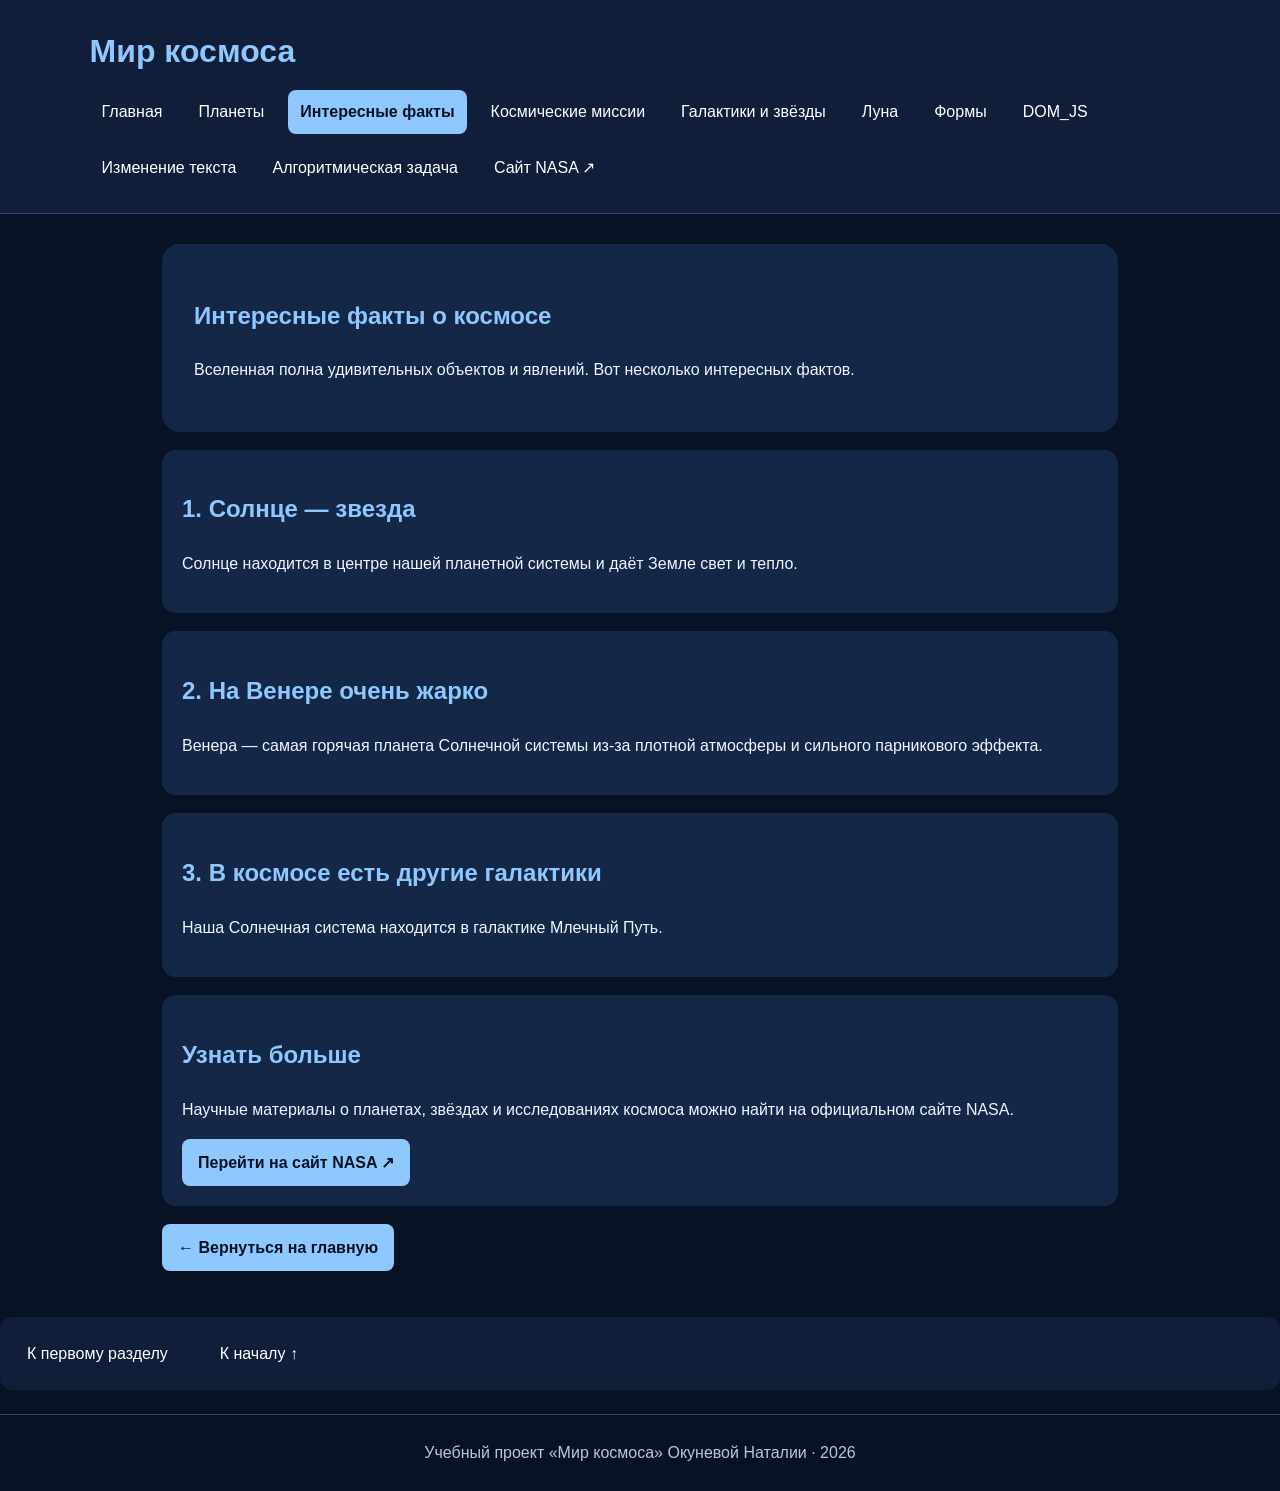
<file: facts.html>
<!DOCTYPE html>
<html lang="ru">
<head>
  <meta charset="UTF-8">
  <meta name="viewport" content="width=device-width, initial-scale=1.0">
  <title>Интересные факты</title>
  <link rel="stylesheet" href="style.css">
</head>
<body id="top">

  <header>
    <h1> Мир космоса</h1>
    
<nav aria-label="Главная навигация">
  <a href="index.html">Главная</a>
  <a href="planets.html">Планеты</a>
<a href="facts.html" class="active" aria-current="page">
  Интересные факты
</a>
  <a href="missions.html">Космические миссии</a>
  <a href="galaxies.html">Галактики и звёзды</a>
  <a href="moon.html">Луна</a>
    <a href="forms.html">Формы</a>
  <a href="dom.html">DOM_JS</a>
  <a href="change.html">Изменение текста</a>
    <a href="task.html">Алгоритмическая задача</a>
  <a href="https://science.nasa.gov/" target="_blank" rel="noopener noreferrer">Сайт NASA ↗</a>
</nav>

  </header>

  <main>
    <section class="hero">
      <h2>Интересные факты о космосе</h2>
      <p>Вселенная полна удивительных объектов и явлений. Вот несколько интересных фактов.</p>
    </section>

    <section class="card" id="facts">
      <h2>1. Солнце — звезда</h2>
      <p>Солнце находится в центре нашей планетной системы и даёт Земле свет и тепло.</p>
    </section>

    <section class="card">
      <h2>2. На Венере очень жарко</h2>
      <p>Венера — самая горячая планета Солнечной системы из-за плотной атмосферы и сильного парникового эффекта.</p>
    </section>

    <section class="card">
      <h2>3. В космосе есть другие галактики</h2>
      <p>Наша Солнечная система находится в галактике Млечный Путь.</p>
    </section>

    
<section class="card" id="morefacts">
      <h2>Узнать больше</h2>
      <p>Научные материалы о планетах, звёздах и исследованиях космоса можно найти на официальном сайте NASA.</p>
      <a class="button-link" href="https://science.nasa.gov/" target="_blank" rel="noopener noreferrer">Перейти на сайт NASA ↗</a>
    </section>

    <p><a class="button-link" href="index.html">← Вернуться на главную</a></p>
  </main>

<nav class="page-nav" aria-label="Навигация по странице">
  <a href="#facts">К первому разделу</a>
  <a href="#top">К началу ↑</a>
</nav>
  <footer>
    Учебный проект «Мир космоса» Окуневой Наталии · 2026
  </footer>

</body>
</html>
</file>
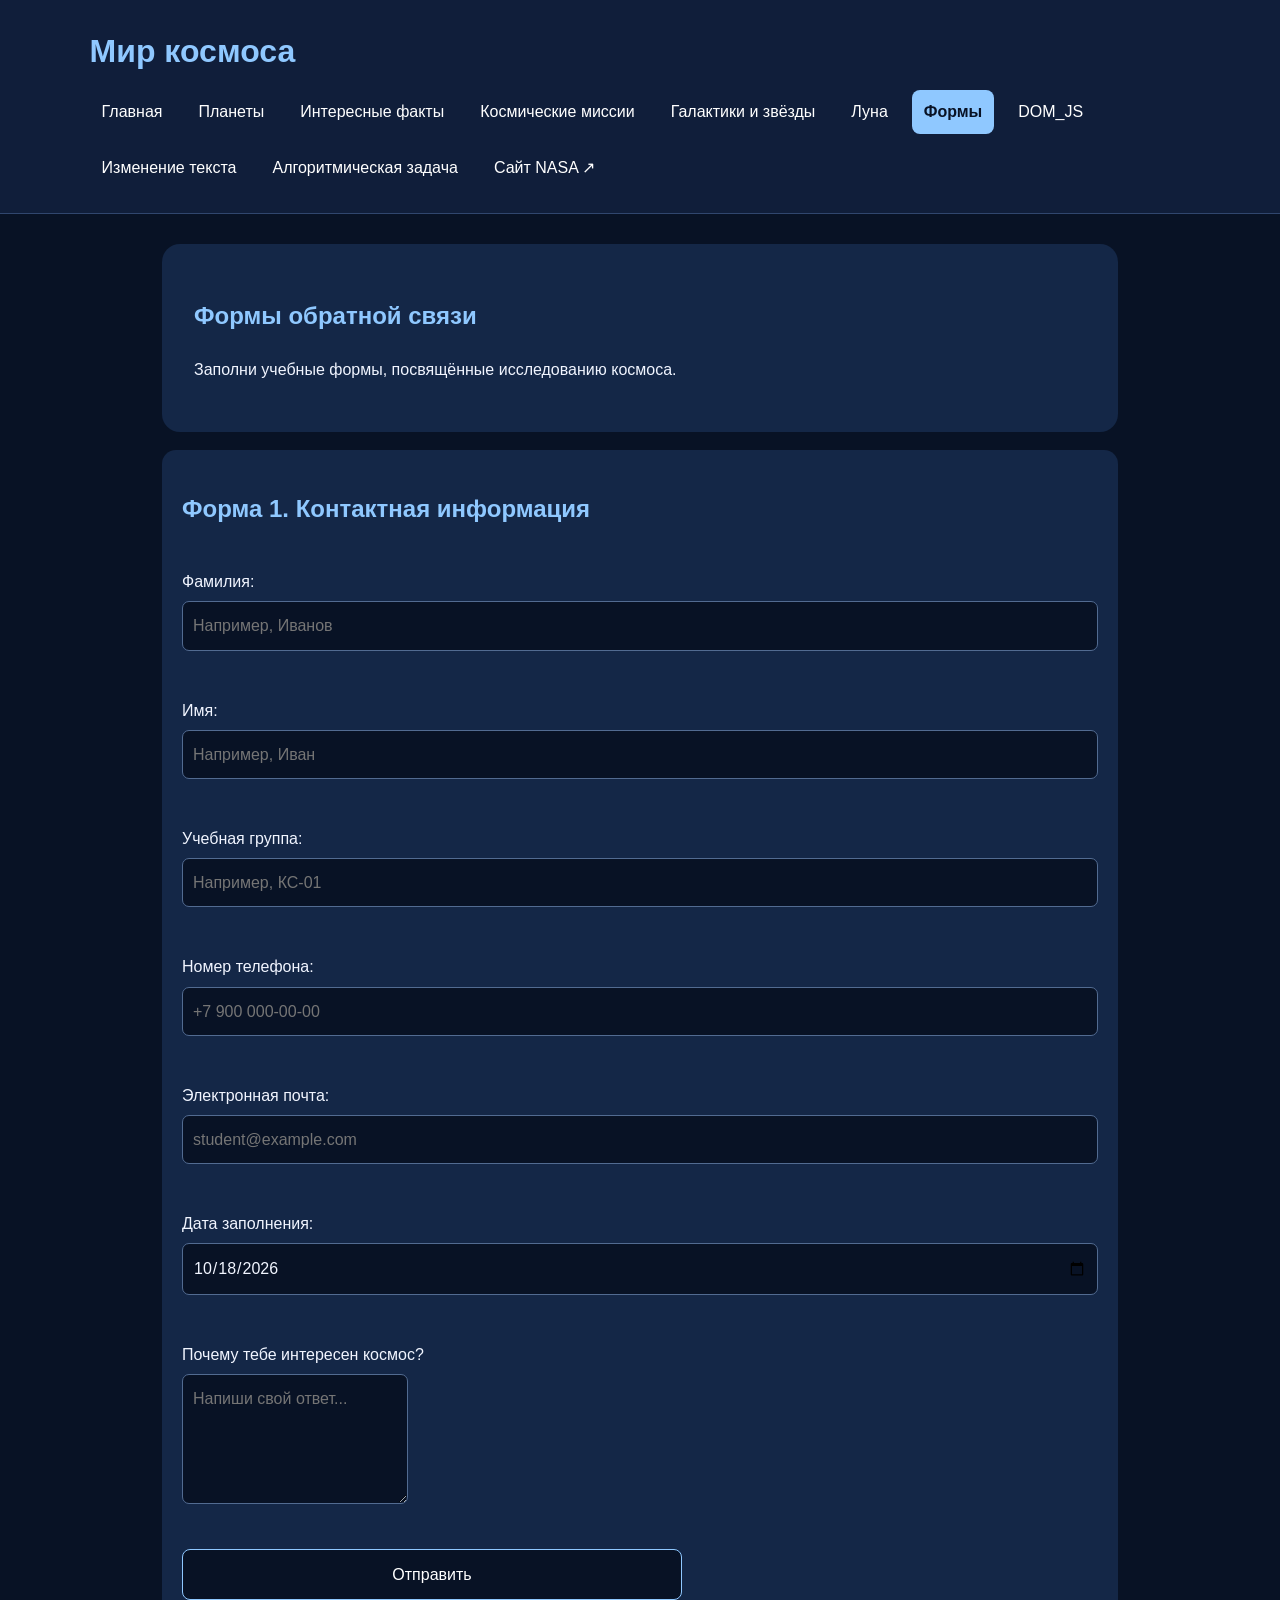
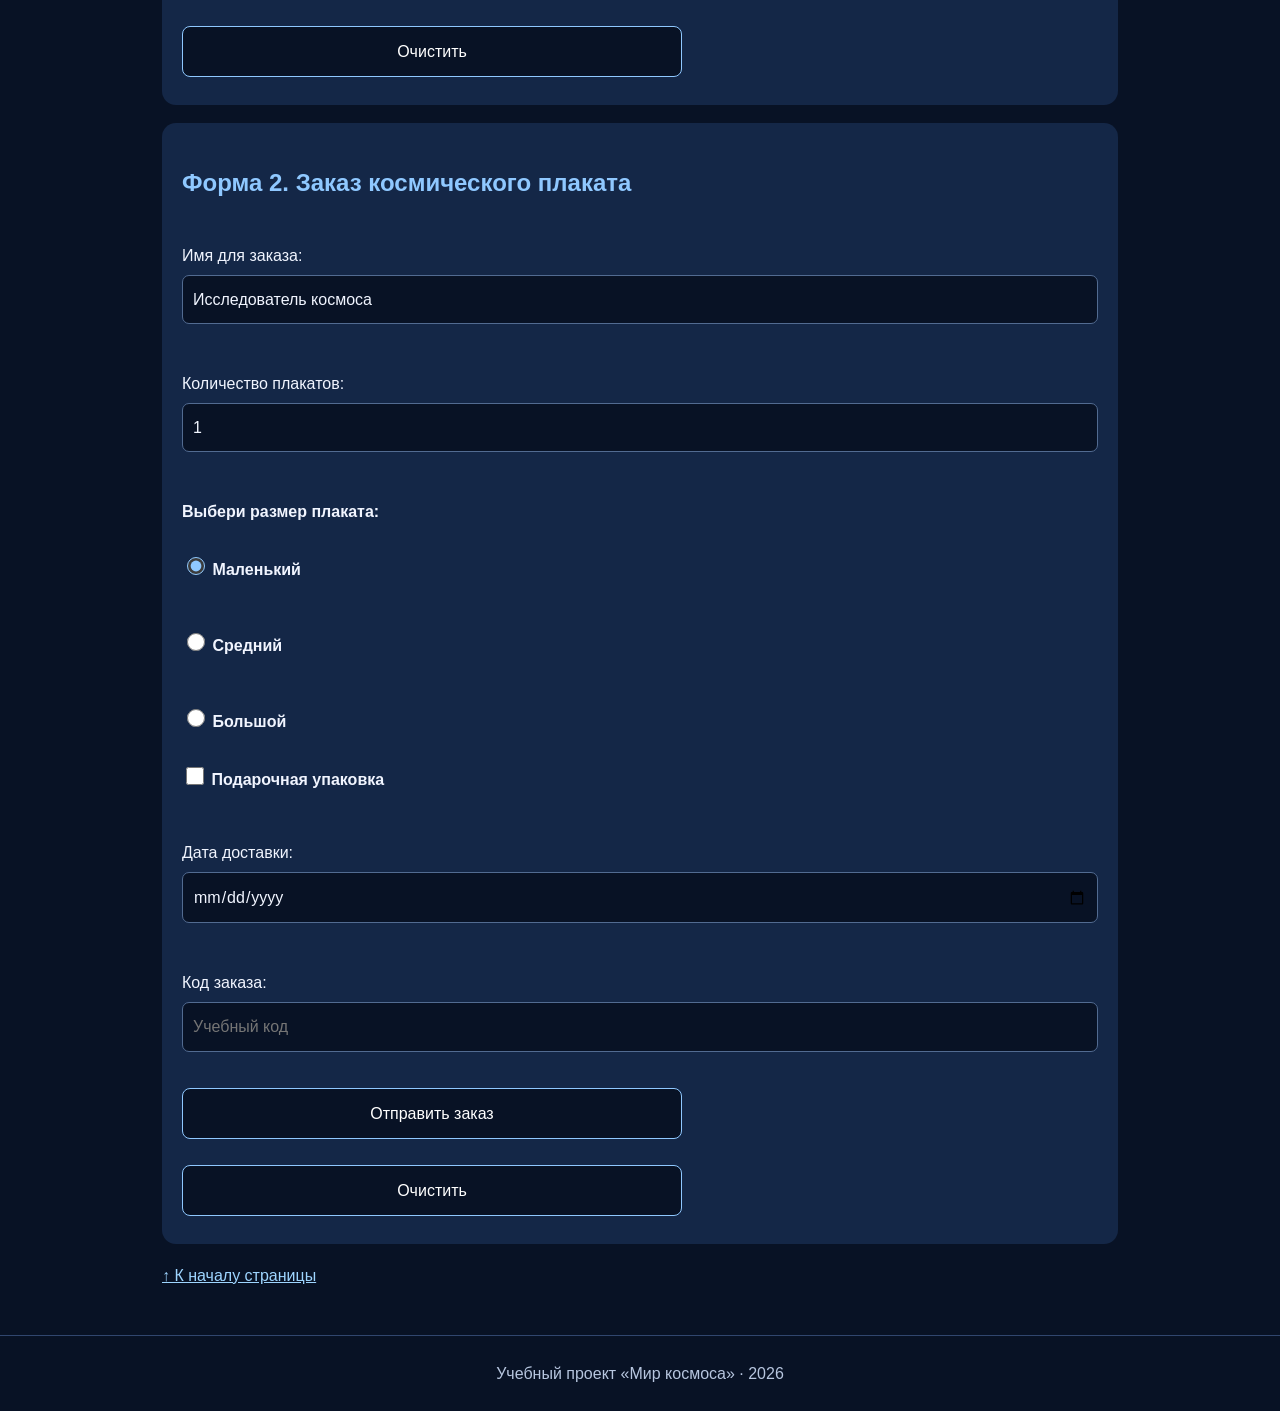
<file: forms.html>
<!DOCTYPE html>
<html lang="ru">
<head>
    <meta charset="UTF-8">
    <meta name="viewport" content="width=device-width, initial-scale=1.0">
    <title>Формы</title>
    <link rel="stylesheet" href="style.css">
</head>
<body>

<header>
    <h1> Мир космоса</h1>
    <nav>
        <a href="index.html">Главная</a>
        <a href="planets.html">Планеты</a>
        <a href="facts.html">Интересные факты</a>
        <a href="missions.html">Космические миссии</a>
        <a href="galaxies.html">Галактики и звёзды</a>
        <a href="moon.html">Луна</a>
        <a href="forms.html" class="active">Формы</a>
  <a href="dom.html">DOM_JS</a>
  <a href="change.html">Изменение текста</a>
    <a href="task.html">Алгоритмическая задача</a>
          <a href="https://science.nasa.gov/" target="_blank" rel="noopener noreferrer">Сайт NASA ↗</a>
    </nav>
</header>

<main>
    <section class="hero">
        <h2>Формы обратной связи</h2>
        <p>Заполни учебные формы, посвящённые исследованию космоса.</p>
    </section>

    <section class="card">
        <h2>Форма 1. Контактная информация</h2>

        <form action="https://www.google.com/search"
      method="get"
      target="_blank">

            <p>
                Фамилия:
                <input type="text" name="surname"
                       placeholder="Например, Иванов" required>
            </p>

            <p>
                Имя:
                <input type="text" name="firstname"
                       placeholder="Например, Иван" required>
            </p>

            <p>
                Учебная группа:
                <input type="text" name="student_group"
                       placeholder="Например, КС-01">
            </p>

            <p>
                Номер телефона:
                <input type="tel" name="mobile"
                       placeholder="+7 900 000-00-00">
            </p>

            <p>
                Электронная почта:
                <input type="email" name="email"
                       placeholder="student@example.com" required>
            </p>

            <p>
                Дата заполнения:
                <input type="date" name="message_date"
                       value="2026-10-18">
            </p>

            <p>
                Почему тебе интересен космос?
                <br>
                <textarea name="message" rows="4"
                          placeholder="Напиши свой ответ..."></textarea>
            </p>

            <input type="submit" value="Отправить">
            <input type="reset" value="Очистить">
        </form>
    </section>

    <section class="card">
        <h2>Форма 2. Заказ космического плаката</h2>

        <form action="https://www.google.com/search"
      method="get"
      target="_blank">

            <p>
                Имя для заказа:
                <input type="text" name="poster_name"
                       value="Исследователь космоса" required>
            </p>

            <p>
                Количество плакатов:
                <input type="number" name="quantity"
                       min="1" max="10" value="1">
            </p>

            <p><b>Выбери размер плаката:</b></p>

            <label>
                <input type="radio" name="poster_size"
                       value="small" checked>
                Маленький
            </label>

            <br>

            <label>
                <input type="radio" name="poster_size"
                       value="medium">
                Средний
            </label>

            <br>

            <label>
                <input type="radio" name="poster_size"
                       value="large">
                Большой
            </label>

            <p>
                <label>
                    <input type="checkbox" name="gift_wrap"
                           value="yes">
                    Подарочная упаковка
                </label>
            </p>

            <p>
                Дата доставки:
                <input type="date" name="delivery_date">
            </p>

            <p>
                Код заказа:
                <input type="password" name="order_code"
                       placeholder="Учебный код">
            </p>

            <input type="hidden" name="order_source"
                   value="space_project">

            <input type="submit" value="Отправить заказ">
            <input type="reset" value="Очистить">
        </form>
    </section>

    <p><a href="#top">↑ К началу страницы</a></p>
</main>

<footer>
    Учебный проект «Мир космоса» · 2026
</footer>

</body>
</html>
</file>
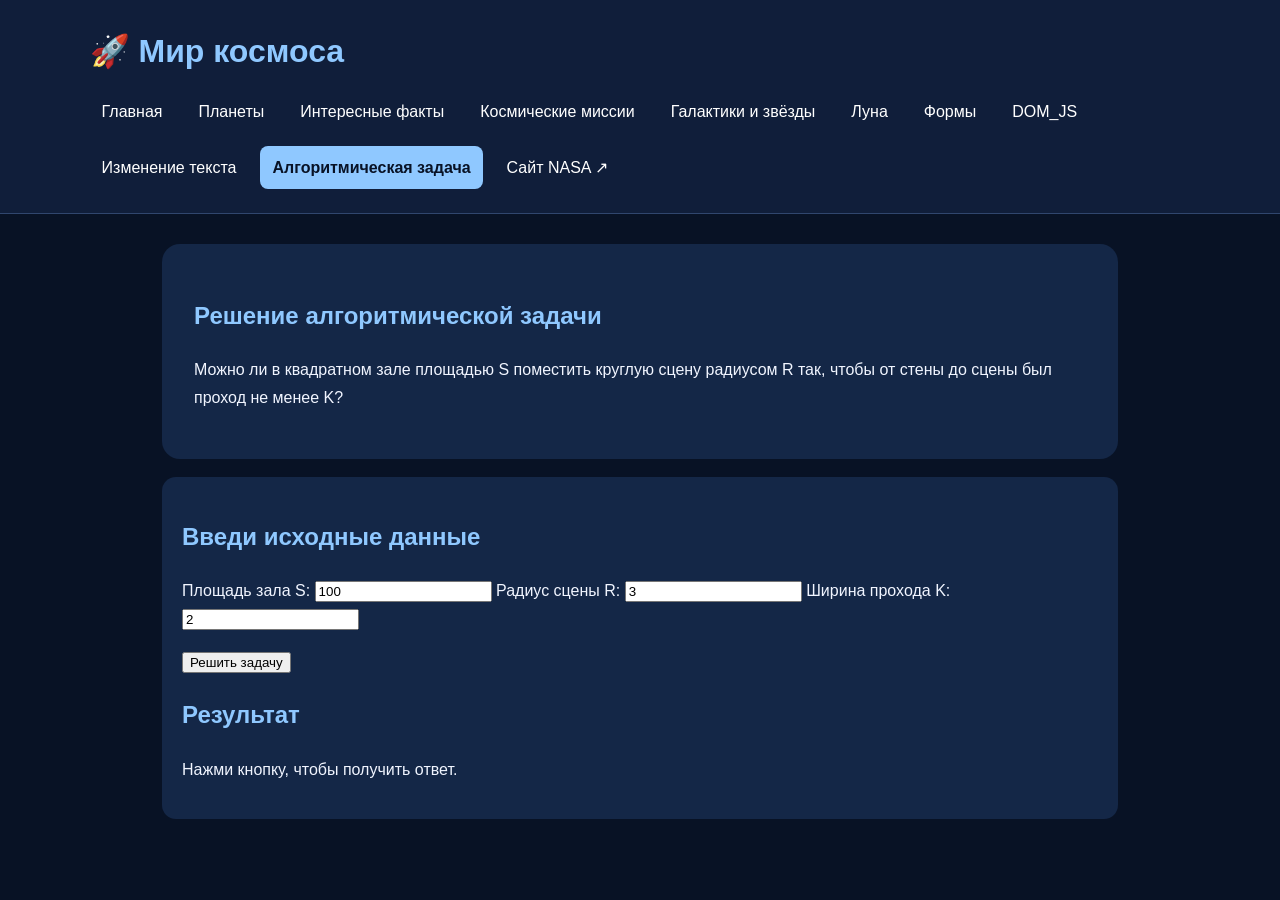
<file: task.html>
<!DOCTYPE html>
<html lang="ru">
<head>
  <meta charset="UTF-8">
  <meta name="viewport" content="width=device-width, initial-scale=1.0">
  <title>Решение алгоритмической задачи</title>
  <link rel="stylesheet" href="style.css">
</head>
<body>

<header>
  <h1>🚀 Мир космоса</h1>
  <nav>
    <a href="index.html">Главная</a>
    <a href="planets.html">Планеты</a>
    <a href="facts.html">Интересные факты</a>
    <a href="missions.html">Космические миссии</a>
    <a href="galaxies.html">Галактики и звёзды</a>
    <a href="moon.html">Луна</a>
    <a href="forms.html">Формы</a>
    <a href="dom.html">DOM_JS</a>
    <a href="change.html">Изменение текста</a>
    <a href="task.html" class="active">Алгоритмическая задача</a>
    <a href="https://science.nasa.gov/" target="_blank" rel="noopener noreferrer">Сайт NASA ↗</a>
  </nav>
</header>

<main>
  <section class="hero">
    <h2>Решение алгоритмической задачи</h2>
    <p>
      Можно ли в квадратном зале площадью S поместить
      круглую сцену радиусом R так, чтобы от стены до
      сцены был проход не менее K?
    </p>
  </section>

  <section class="card">
    <h2>Введи исходные данные</h2>

    <label for="S">Площадь зала S:</label>
    <input id="S" type="number" min="0" step="any" value="100">

    <label for="R">Радиус сцены R:</label>
    <input id="R" type="number" min="0" step="any" value="3">

    <label for="K">Ширина прохода K:</label>
    <input id="K" type="number" min="0" step="any" value="2">

    <p>
      <button type="button" id="solve">Решить задачу</button>
    </p>

    <h2>Результат</h2>
    <p id="result">Нажми кнопку, чтобы получить ответ.</p>
  </section>
</main>

<script>
document.getElementById("solve").addEventListener("click", function () {
  const S = Number(document.getElementById("S").value);
  const R = Number(document.getElementById("R").value);
  const K = Number(document.getElementById("K").value);

  const result = document.getElementById("result");

  if (
    document.getElementById("S").value === "" ||
    document.getElementById("R").value === "" ||
    document.getElementById("K").value === "" ||
    S <= 0 || R < 0 || K < 0
  ) {
    result.textContent = "Нет";
    return;
  }

  if (Math.sqrt(S) / 2 - R >= K) {
    result.textContent = "Да, сцену можно разместить. ";
  } else {
    result.textContent = "Нет, проход будет слишком узким.";
  }
});
</script>

</body>
</html>
</file>
<file: style.css>
* {
  box-sizing: border-box;
}

body {
  margin: 0;
  font-family: Arial, sans-serif;
  background: #081225;
  color: #f1f5ff;
  line-height: 1.7;
}

header {
  background: #101e3a;
  padding: 24px 7%;
  border-bottom: 1px solid #30466e;
}

header h1 {
  margin: 0 0 12px;
  color: #8fc8ff;
}

nav {
  display: flex;
  flex-wrap: wrap;
  gap: 12px;
  align-items: center;
}

nav a {
  color: #ffffff;
  text-decoration: none;
  padding: 8px 12px;
  border-radius: 8px;
}

nav a:hover {
  background: #263c64;
}

nav a.active {
  background: #8fc8ff;
  color: #081225;
  font-weight: bold;
}

main {
  max-width: 1000px;
  margin: 0 auto;
  padding: 30px 22px;
}

.hero {
  padding: 32px;
  background: #142747;
  border-radius: 18px;
}

h2 {
  color: #8fc8ff;
}

a {
  color: #9ed5ff;
}

.card {
  background: #142747;
  padding: 20px;
  margin: 18px 0;
  border-radius: 14px;
}

.card img {
  display: block;
  width: 100%;
  max-width: 520px;
  border-radius: 12px;
}

.image-link {
  display: inline-block;
  margin-top: 10px;
}

.button-link {
  display: inline-block;
  background: #8fc8ff;
  color: #081225;
  padding: 10px 16px;
  border-radius: 8px;
  text-decoration: none;
  font-weight: bold;
}

footer {
  padding: 24px;
  text-align: center;
  color: #b7c6df;
  border-top: 1px solid #30466e;
}

/* Навигация внутри информационной страницы */
.page-nav {
  background: #101e3a;
  padding: 15px;
  margin-bottom: 24px;
  border-radius: 12px;
}

.page-nav a {
  margin-right: 16px;
}

/* Таблица о космосе */
.space-table {
  width: 100%;
  border-collapse: collapse;
  background-color: #142747;
  background-image: url("https://images.unsplash.com/photo-1462331940025-496dfbfc7564?w=1000");
  background-size: cover;
  background-position: center;
  margin: 20px 0;
}

.space-table th,
.space-table td {
  border: 1px solid #a9c7ed;
  padding: 12px;
  text-align: left;
  background-color: rgba(8, 18, 37, 0.82);
}

.space-table img {
  width: 90px;
  height: auto;
  border-radius: 8px;
}

.thumbnail {
  width: 90px;
  height: auto;
  border: 2px solid #8fc8ff;
  border-radius: 8px;
}

.back-to-top {
  display: block;
  margin: 28px 0;
}

.moon-phases {
  display: grid;
  grid-template-columns: repeat(2, minmax(0, 1fr));
  gap: 18px;
  margin: 20px 0;
}

.moon-card {
  background: #142747;
  padding: 16px;
  border-radius: 14px;
  text-align: center;
}

.moon-card img {
  width: 100%;
  max-width: 240px;
  border-radius: 12px;
}

.moon-card h3 {
  color: #8fc8ff;
}

@media (max-width: 600px) {
  .moon-phases {
    grid-template-columns: 1fr;
  }
}

/* Оформление форм */
form {
  display: flex;
  flex-direction: column;
  gap: 10px;
  margin-top: 20px;
}

form label {
  font-weight: bold;
  color: #f1f5ff;
}

form input:not([type="radio"]):not([type="checkbox"]):not([type="hidden"]) {
  width: 100%;
  max-width: 500px;
  padding: 11px;
  border: 1px solid #8fc8ff;
  border-radius: 8px;
  background: #081225;
  color: #ffffff;
  font: inherit;
}

form fieldset {
  border: 1px solid #8fc8ff;
  border-radius: 10px;
  padding: 14px;
  margin: 10px 0;
}

form legend {
  color: #8fc8ff;
  padding: 0 6px;
}

form .choice {
  display: flex;
  align-items: center;
  gap: 10px;
  margin: 5px 0;
  font-weight: normal;
}

form input[type="radio"],
form input[type="checkbox"] {
  width: 18px;
  height: 18px;
  accent-color: #8fc8ff;
}

form button {
  align-self: flex-start;
  margin-top: 12px;
  padding: 12px 18px;
  border: none;
  border-radius: 8px;
  background: #8fc8ff;
  color: #081225;
  font: inherit;
  font-weight: bold;
  cursor: pointer;
}

form button:hover {
  background: #b5ddff;
}

.form-note {
  color: #b7c6df;
  font-size: 0.9rem;
}
/* Страница DOM_JS и учебные макеты документа */

.passport-pages {
  display: grid;
  grid-template-columns: 1fr;
  gap: 24px;
  margin-top: 20px;
}

.passport-page {
  position: relative;
  width: 100%;
  min-height: 560px;
  padding: 30px;
  border: 2px solid #8fc8ff;
  border-radius: 10px;
  background-color: #f5f0e5;
  background-image: url("https://static.tildacdn.com/tild3738-3939-4665-b538-656134633334/pasport_1.jpeg");
  background-repeat: no-repeat;
background-position: right top;
background-size: 100% auto;
  color: #17233a;
  overflow: hidden;
}

.passport-page h3 {
  color: #17233a;
}

.passport-page p {
  margin: 0;
  font-size: 16px;
  line-height: 1.5;
}

.passport-page span {
  color: #17233a;
  font-weight: bold;
}

.passport-note {
  margin-top: 20px;
  color: #17233a;
  font-size: 13px;
}
/* Положение текста на странице 2 */
.passport-page-2 .passport-surname {
  position: absolute;
  top: 45px;
  left: 350px;
}

.passport-page-2 .passport-name {
  position: absolute;
  top: 155px;
  left: 350px;
}

.passport-page-2 .passport-birth {
  position: absolute;
  top: 200px;
  left: 450px;
}

/* Заголовки учебных макетов */
.passport-page-2 h3,
.passport-page-3 h3 {
  margin-top: 0;
}
/* Верхняя страница — оставляем как есть */
.passport-page-3 {
  background-position: center top;
}

/* Нижняя страница — показываем нижнюю часть изображения */
.passport-page-2 {
  background-position: center bottom;
}
/* Расположение данных на странице 3 */
.passport-page-3 .mock-photo {
  position: absolute;
  top: 250px;
  left: 55px;
}

.passport-page-3 .passport-place {
  position: absolute;
  top: 145px;
  left: 110px;
}

.passport-page-3 .passport-type {
  position: absolute;
  top: 275px;
  left: 110px;
}
.passport-page-2 .passport-photo {
  position: absolute;
  top: 85px;
  left:100px;
  width: 220px;
  height: 280px;
  object-fit: cover;
  border: 1px solid #8fc8ff;
  border-radius: 4px;
}

form p {
    margin: 18px 0;
}

form input:not([type="radio"]):not([type="checkbox"]):not([type="submit"]):not([type="reset"]):not([type="hidden"]),
form textarea {
    max-width: 100%;
    padding: 10px;
    margin-top: 6px;
    border: 1px solid #526b91;
    border-radius: 7px;
    background: #081225;
    color: #f1f5ff;
    font: inherit;
}

form input[type="radio"],
form input[type="checkbox"] {
    accent-color: #8fc8ff;
}

form input[type="submit"],
form input[type="reset"] {
    padding: 10px 16px;
    margin: 8px 8px 8px 0;
    border: none;
    border-radius: 8px;
    background: #8fc8ff;
    color: #081225;
    font-weight: bold;
    cursor: pointer;
}

form input[type="submit"]:hover,
form input[type="reset"]:hover {
    background: #b5ddff;
}

form label {
    cursor: pointer;
}
.dom-screenshot {
  display: block;
  width: 100%;
  max-width: 900px;
  height: auto;
  cursor: zoom-in;
  border-radius: 10px;
}
</file>
